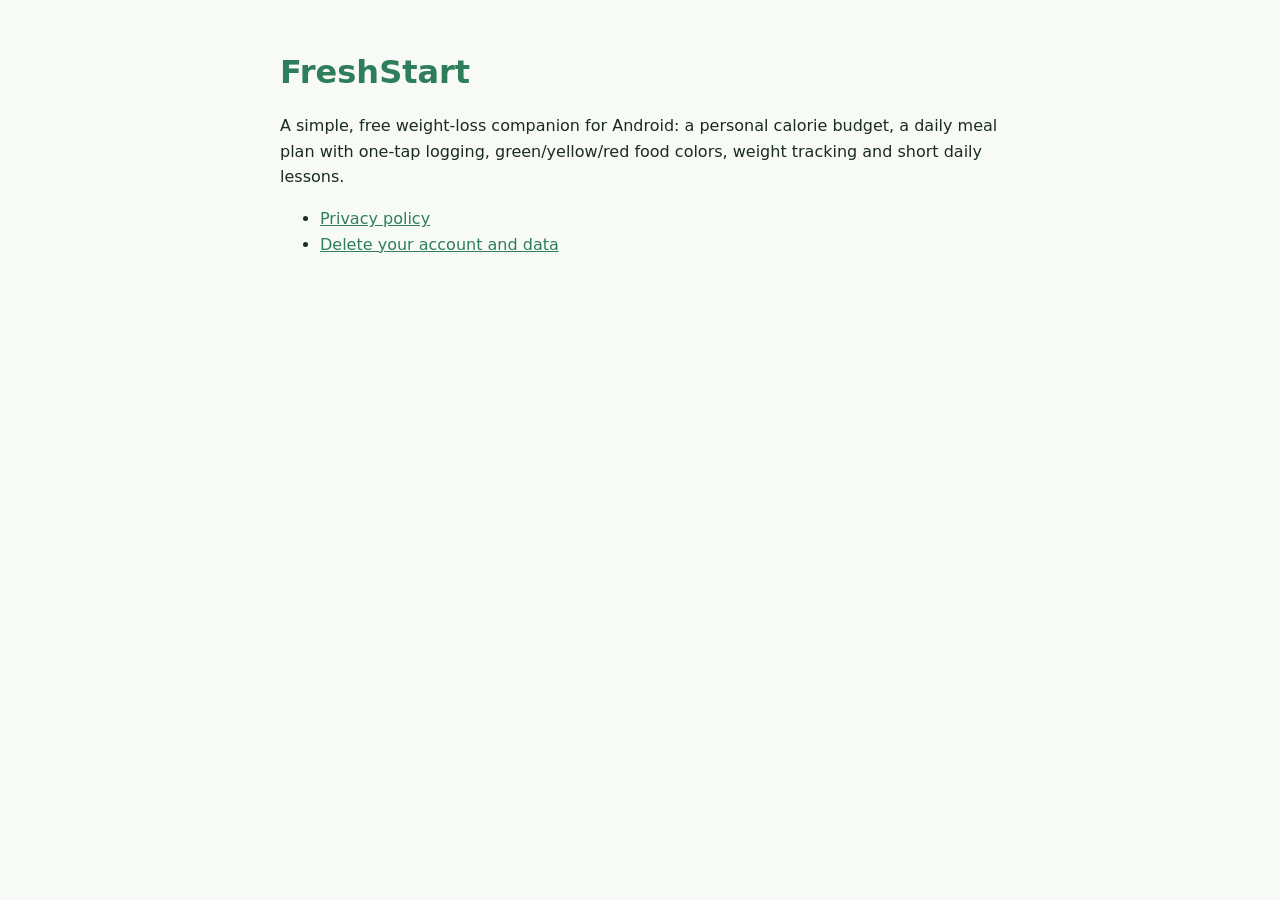
<file: docs/index.html>
<!doctype html>
<html lang="en">
<head>
<meta charset="utf-8">
<meta name="viewport" content="width=device-width, initial-scale=1">
<title>FreshStart</title>
<link rel="stylesheet" href="style.css">
</head>
<body><main>
<h1>FreshStart</h1>
<p>A simple, free weight-loss companion for Android: a personal calorie budget, a daily meal plan with one-tap logging, green/yellow/red food colors, weight tracking and short daily lessons.</p>
<ul>
  <li><a href="privacy.html">Privacy policy</a></li>
  <li><a href="delete-account.html">Delete your account and data</a></li>
</ul>
</main></body>
</html>
</file>
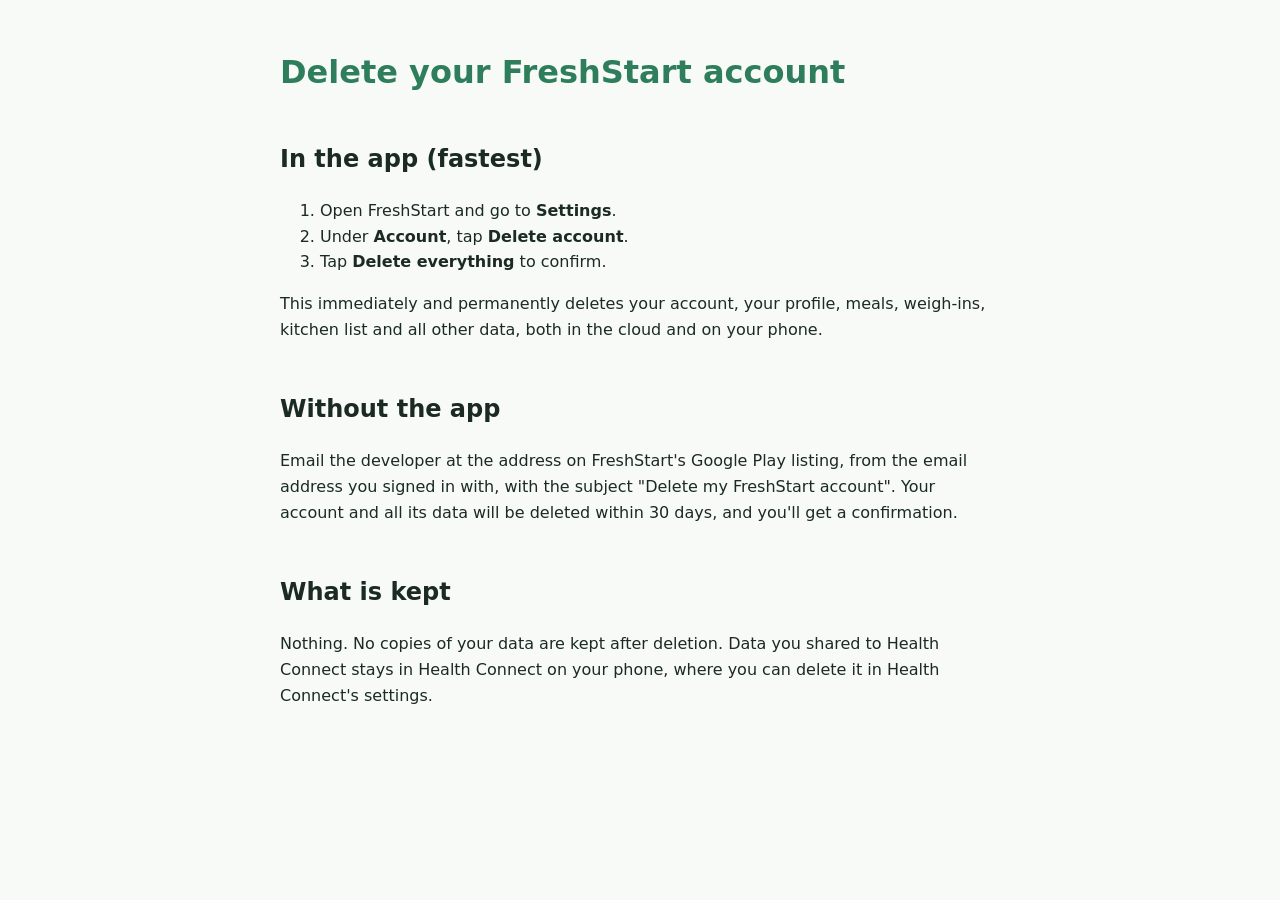
<file: docs/delete-account.html>
<!doctype html>
<html lang="en">
<head>
<meta charset="utf-8">
<meta name="viewport" content="width=device-width, initial-scale=1">
<title>Delete Your FreshStart Account</title>
<link rel="stylesheet" href="style.css">
</head>
<body><main>
<h1>Delete your FreshStart account</h1>

<h2>In the app (fastest)</h2>
<ol>
  <li>Open FreshStart and go to <strong>Settings</strong>.</li>
  <li>Under <strong>Account</strong>, tap <strong>Delete account</strong>.</li>
  <li>Tap <strong>Delete everything</strong> to confirm.</li>
</ol>
<p>This immediately and permanently deletes your account, your profile, meals, weigh-ins, kitchen list and all other data, both in the cloud and on your phone.</p>

<h2>Without the app</h2>
<p>Email the developer at the address on FreshStart's Google Play listing, from the email address you signed in with, with the subject "Delete my FreshStart account". Your account and all its data will be deleted within 30 days, and you'll get a confirmation.</p>

<h2>What is kept</h2>
<p>Nothing. No copies of your data are kept after deletion. Data you shared to Health Connect stays in Health Connect on your phone, where you can delete it in Health Connect's settings.</p>
</main></body>
</html>
</file>
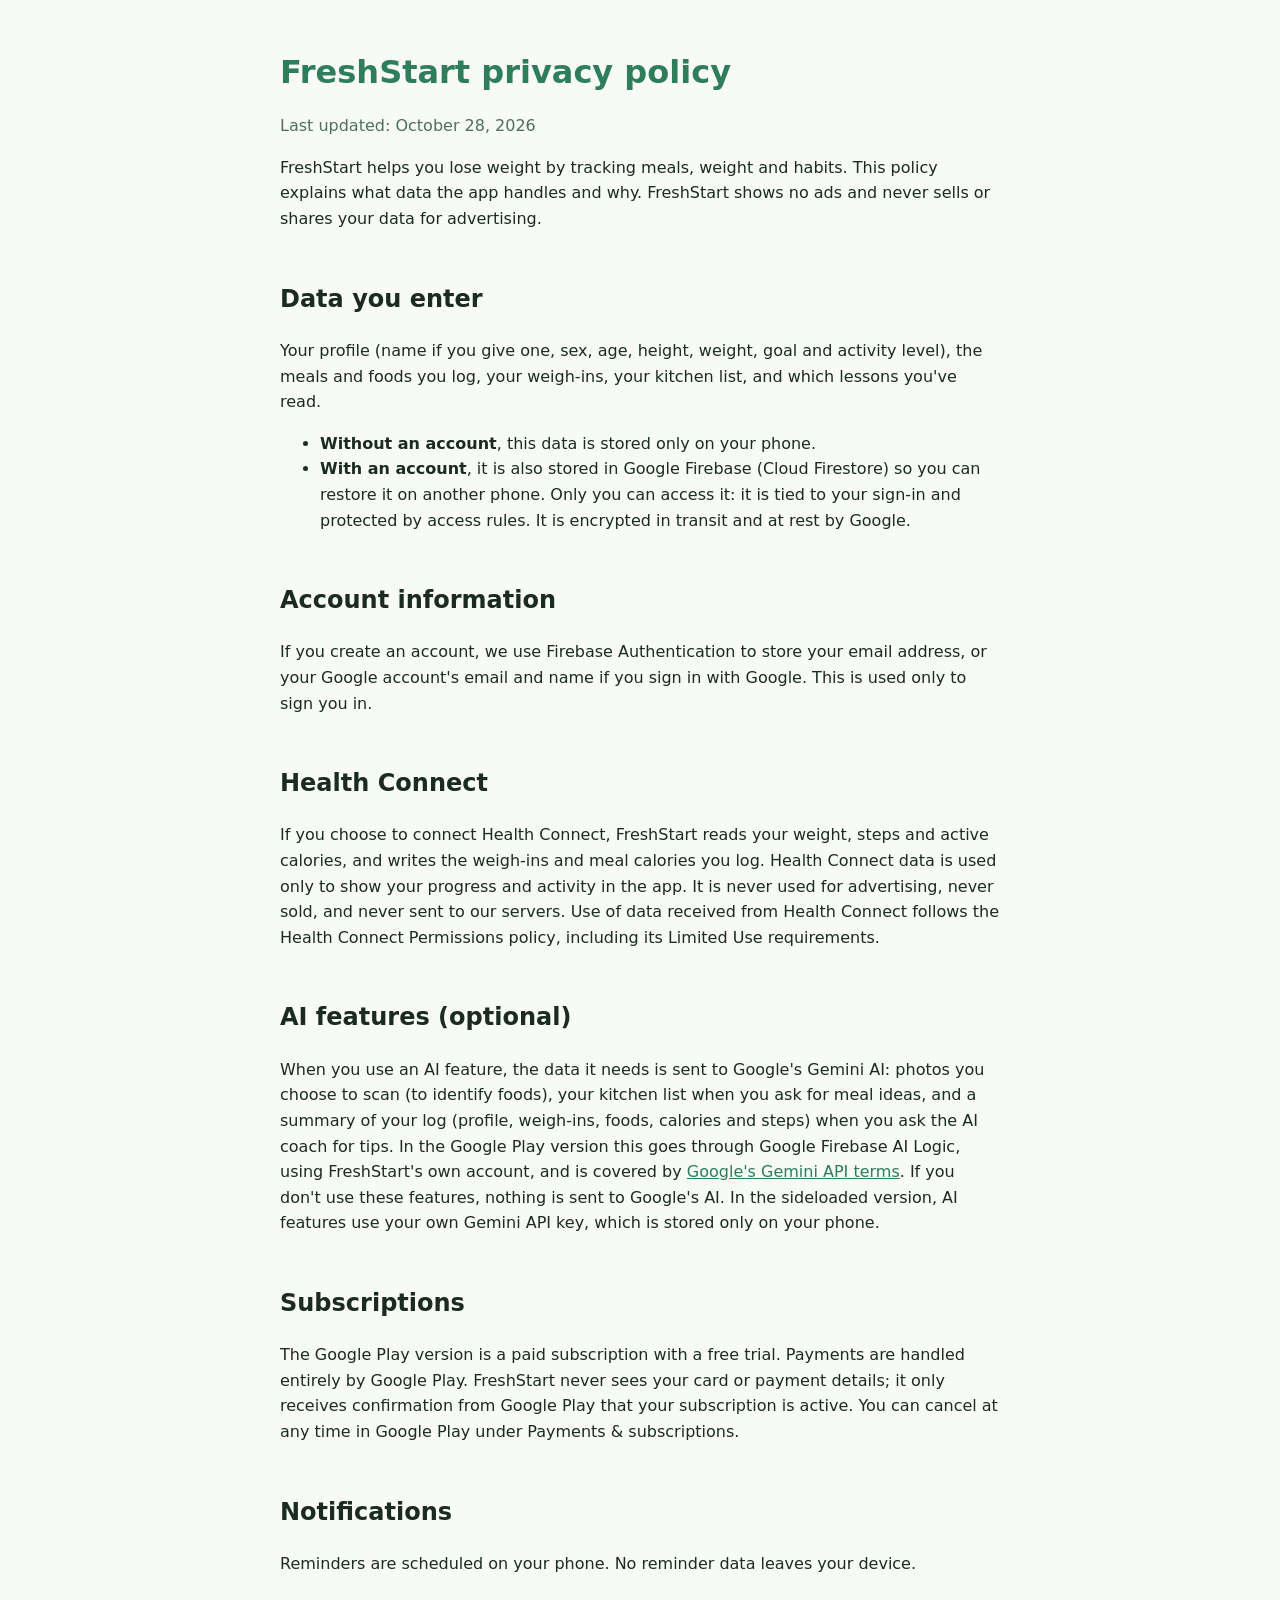
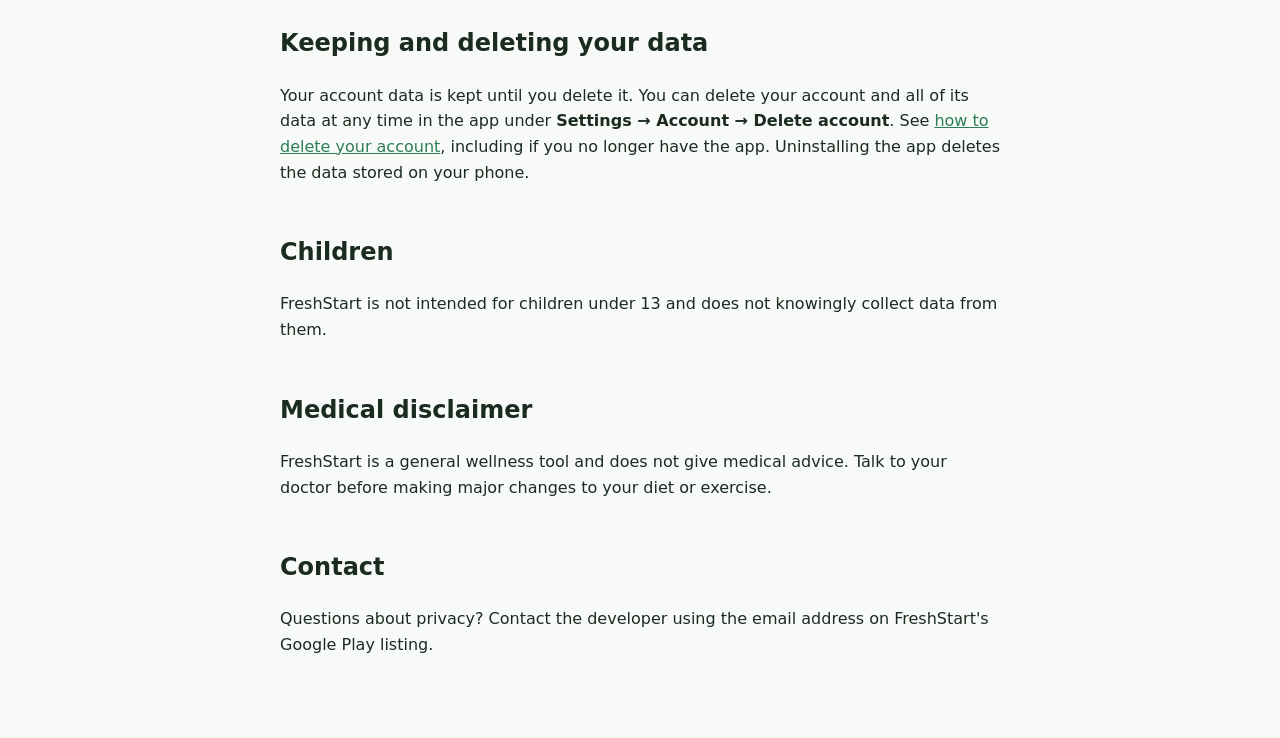
<file: docs/privacy.html>
<!doctype html>
<html lang="en">
<head>
<meta charset="utf-8">
<meta name="viewport" content="width=device-width, initial-scale=1">
<title>FreshStart Privacy Policy</title>
<link rel="stylesheet" href="style.css">
</head>
<body><main>
<h1>FreshStart privacy policy</h1>
<p class="muted">Last updated: October 28, 2026</p>

<p>FreshStart helps you lose weight by tracking meals, weight and habits. This policy explains what data the app handles and why. FreshStart shows no ads and never sells or shares your data for advertising.</p>

<h2>Data you enter</h2>
<p>Your profile (name if you give one, sex, age, height, weight, goal and activity level), the meals and foods you log, your weigh-ins, your kitchen list, and which lessons you've read.</p>
<ul>
  <li><strong>Without an account</strong>, this data is stored only on your phone.</li>
  <li><strong>With an account</strong>, it is also stored in Google Firebase (Cloud Firestore) so you can restore it on another phone. Only you can access it: it is tied to your sign-in and protected by access rules. It is encrypted in transit and at rest by Google.</li>
</ul>

<h2>Account information</h2>
<p>If you create an account, we use Firebase Authentication to store your email address, or your Google account's email and name if you sign in with Google. This is used only to sign you in.</p>

<h2>Health Connect</h2>
<p>If you choose to connect Health Connect, FreshStart reads your weight, steps and active calories, and writes the weigh-ins and meal calories you log. Health Connect data is used only to show your progress and activity in the app. It is never used for advertising, never sold, and never sent to our servers. Use of data received from Health Connect follows the Health Connect Permissions policy, including its Limited Use requirements.</p>

<h2>AI features (optional)</h2>
<p>When you use an AI feature, the data it needs is sent to Google's Gemini AI: photos you choose to scan (to identify foods), your kitchen list when you ask for meal ideas, and a summary of your log (profile, weigh-ins, foods, calories and steps) when you ask the AI coach for tips. In the Google Play version this goes through Google Firebase AI Logic, using FreshStart's own account, and is covered by <a href="https://ai.google.dev/gemini-api/terms">Google's Gemini API terms</a>. If you don't use these features, nothing is sent to Google's AI. In the sideloaded version, AI features use your own Gemini API key, which is stored only on your phone.</p>

<h2>Subscriptions</h2>
<p>The Google Play version is a paid subscription with a free trial. Payments are handled entirely by Google Play. FreshStart never sees your card or payment details; it only receives confirmation from Google Play that your subscription is active. You can cancel at any time in Google Play under Payments &amp; subscriptions.</p>

<h2>Notifications</h2>
<p>Reminders are scheduled on your phone. No reminder data leaves your device.</p>

<h2>Keeping and deleting your data</h2>
<p>Your account data is kept until you delete it. You can delete your account and all of its data at any time in the app under <strong>Settings &rarr; Account &rarr; Delete account</strong>. See <a href="delete-account.html">how to delete your account</a>, including if you no longer have the app. Uninstalling the app deletes the data stored on your phone.</p>

<h2>Children</h2>
<p>FreshStart is not intended for children under 13 and does not knowingly collect data from them.</p>

<h2>Medical disclaimer</h2>
<p>FreshStart is a general wellness tool and does not give medical advice. Talk to your doctor before making major changes to your diet or exercise.</p>

<h2>Contact</h2>
<p>Questions about privacy? Contact the developer using the email address on FreshStart's Google Play listing.</p>
</main></body>
</html>
</file>
<file: docs/style.css>
:root { --bg: #f7faf7; --fg: #1b2b22; --muted: #4f6f5f; --brand: #2e7d5b; }
@media (prefers-color-scheme: dark) { :root { --bg: #111814; --fg: #e3efe7; --muted: #a5c2b2; --brand: #6fcf9c; } }
body { margin: 0; background: var(--bg); color: var(--fg); font: 16px/1.6 system-ui, -apple-system, sans-serif; }
main { max-width: 720px; margin: 0 auto; padding: 32px 16px 64px; }
h1 { color: var(--brand); line-height: 1.2; }
h2 { margin-top: 2em; }
a { color: var(--brand); }
.muted { color: var(--muted); }
</file>
